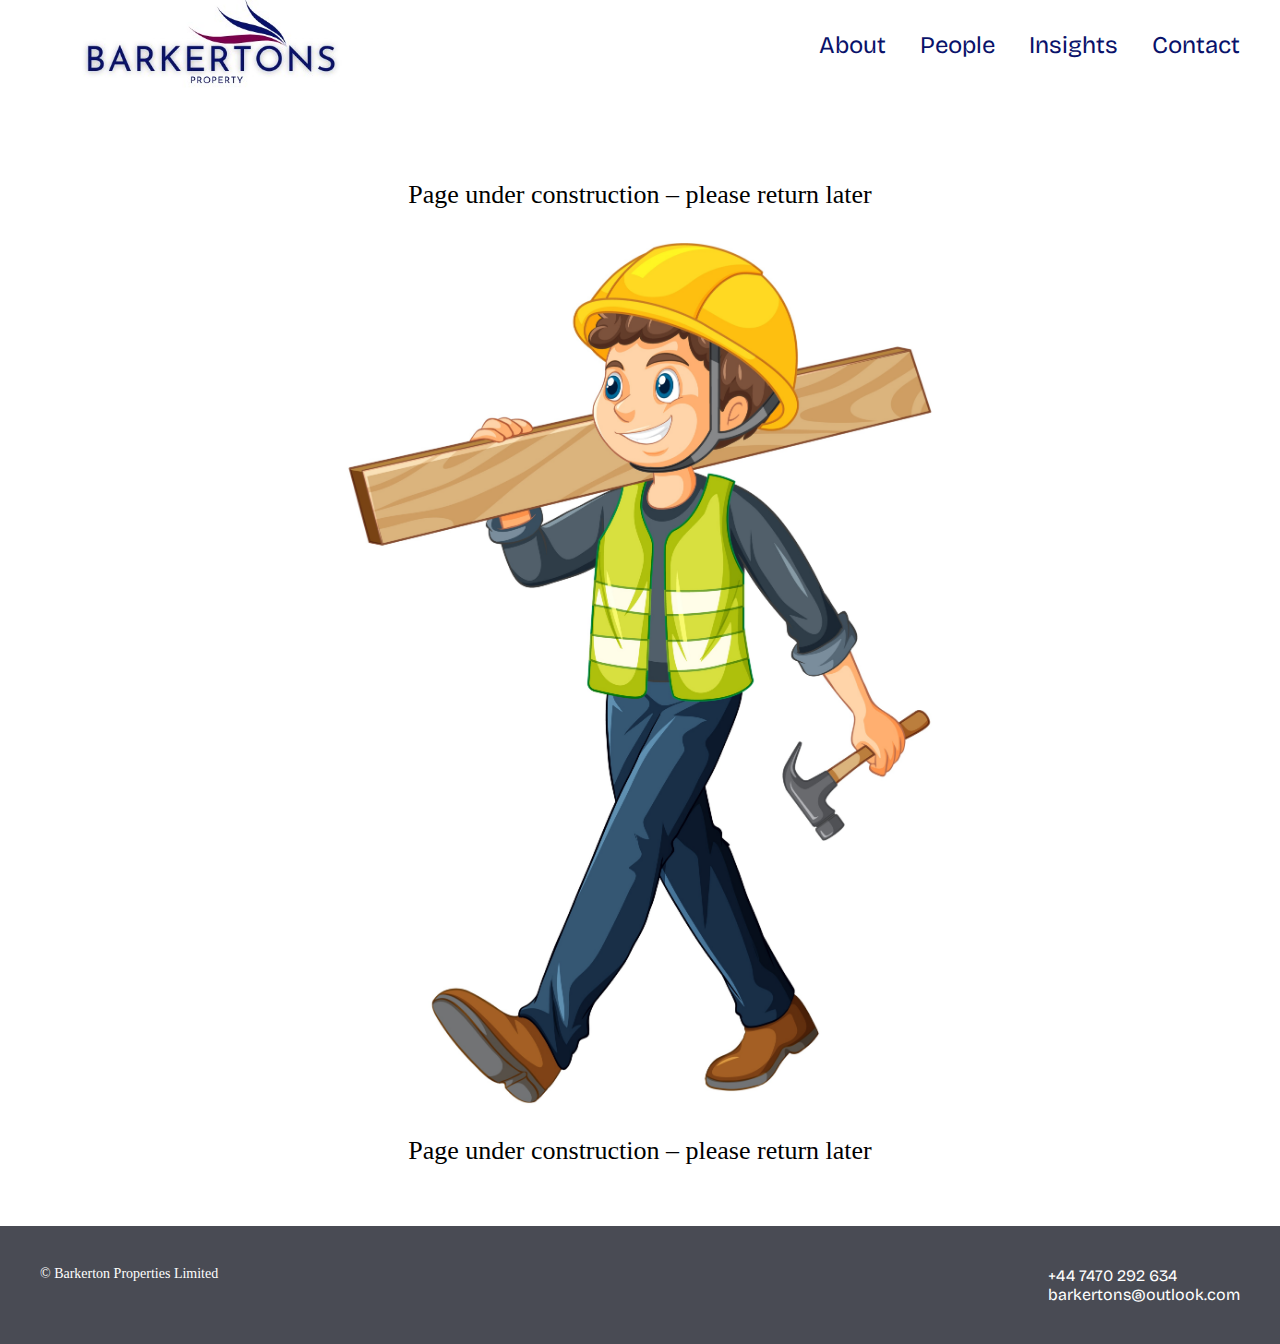
<file: under-construction.html>
<!DOCTYPE html>
<html lang="en">
<head>
  <meta charset="UTF-8">
  <title>Under Construction | Barkertons</title>
  <meta name="viewport" content="width=device-width, initial-scale=1.0">

  <!-- GOOGLE FONTS -->
  <link rel="preconnect" href="https://fonts.googleapis.com">
  <link rel="preconnect" href="https://fonts.gstatic.com" crossorigin>
  <link href="https://fonts.googleapis.com/css2?family=Inknut+Antiqua:wght@400;600&family=Bricolage+Grotesque:wght@300;400;500&display=swap" rel="stylesheet">

  <!-- MAIN SITE CSS -->
  <link rel="stylesheet" href="assets/css/styles.css">

  <!-- PAGE-ONLY STYLES -->
  <style>
    body{
      padding-top: 0; /* header handles spacing */
    }
/* ========= UNDER CONSTRUCTION SECTION ========= */

.under-construction-section{
  background: #ffffff;
  min-height: calc(100vh - 180px); /* header + footer allowance */
  display: flex;
  flex-direction: column;
  justify-content: center;
  align-items: center;
  text-align: center;
  padding: 160px 20px 40px 20px;
}

.uc-text{
  font-family: "Times New Roman", Times, serif;
  font-size: 26px;
  color: #000000;
  margin: 20px 0;
}

.uc-image {
  height: auto;
  width: 60%;       /* grows horizontally */
  max-width: 600px; /* prevents it from being too wide */
  object-fit: contain;
}

    /* SECTION 1 – BLANK PLACEHOLDER */
    .under-construction-hero{
      height: 360px;
      background: #f5f5f5; /* neutral placeholder */
      display: flex;
      align-items: center;
      justify-content: center;
    }

    @media (max-width: 768px){
      .under-construction-hero{
        height: 280px;
      }
    }
  </style>
</head>

<body>

  <!-- GLOBAL HEADER -->
  <div id="header"></div>
<section class="under-construction-section">

  <div class="uc-text">
    Page under construction – please return later
  </div>

  <img
    src="images/worker.jpg"
    alt="Construction worker"
    class="uc-image"
  >

  <div class="uc-text">
    Page under construction – please return later
  </div>

</section>

<div id="footer"></div>
  
  <script src="assets/js/main.js"></script>
</body>
</html>
</file>
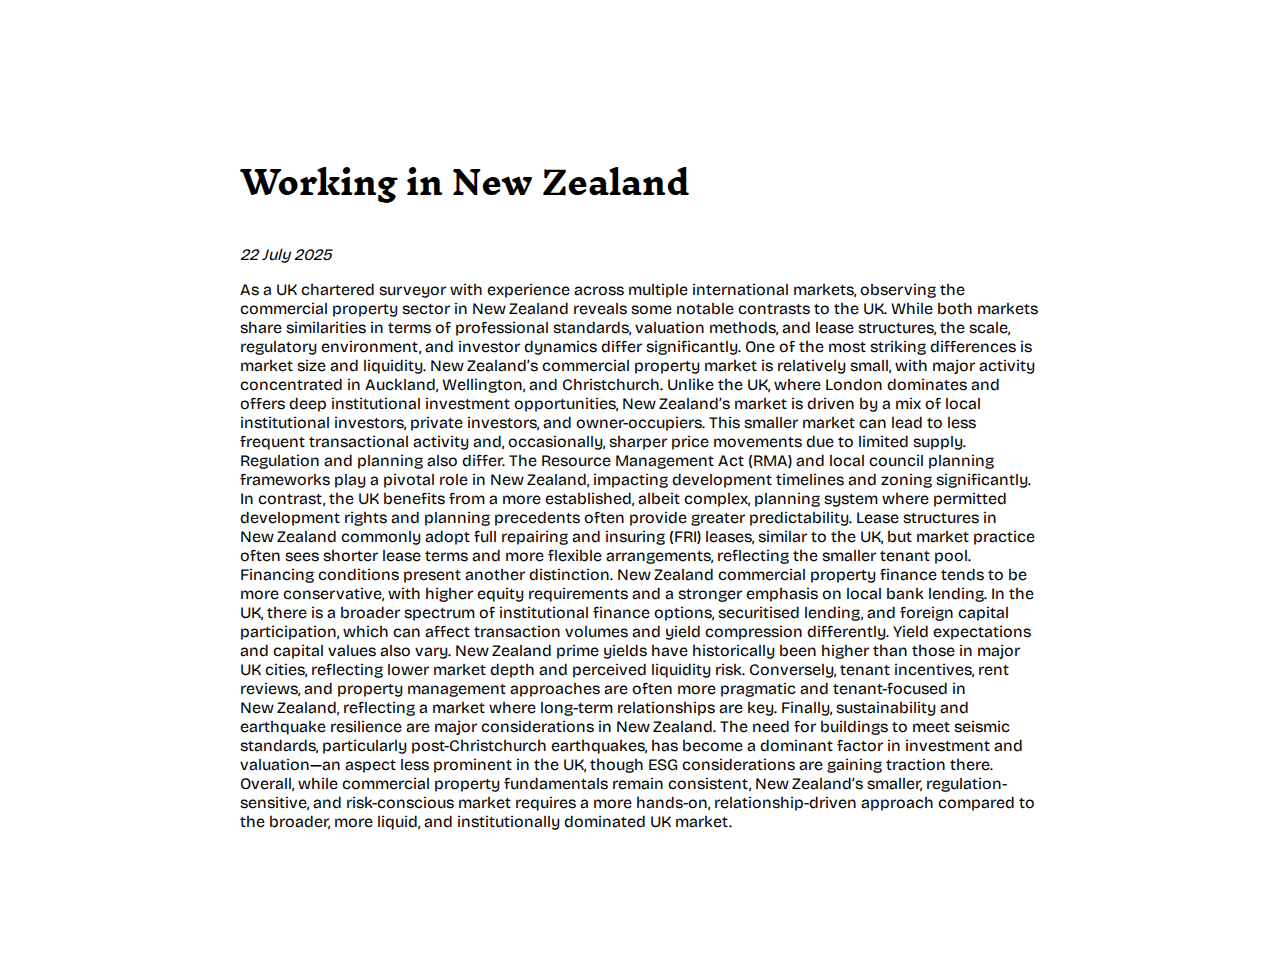
<file: insights/article-001.html>
<!DOCTYPE html>
<html lang="en">
<head>
  <meta charset="UTF-8">
  <meta name="viewport" content="width=device-width, initial-scale=1.0">
  <title>Insight Article | Barkertons Property</title>

  <link href="https://fonts.googleapis.com/css2?family=Bricolage+Grotesque:wght@400;500&family=Inknut+Antiqua:wght@400;600&display=swap" rel="stylesheet">
  <style>
    body {
      font-family: 'Bricolage Grotesque', sans-serif;
      padding: 120px 40px;
      max-width: 800px;
      margin: auto;
    }
    h1 {
      font-family: 'Inknut Antiqua', serif;
    }
  </style>
</head>
<body>
  <h1>Working in New Zealand</h1>
  <p><em>22 July 2025</em></p>
  <p>As a UK chartered surveyor with experience across multiple international markets, observing the commercial property sector in New Zealand reveals some notable contrasts to the UK. While both markets share similarities in terms of professional standards, valuation methods, and lease structures, the scale, regulatory environment, and investor dynamics differ significantly.

One of the most striking differences is market size and liquidity. New Zealand’s commercial property market is relatively small, with major activity concentrated in Auckland, Wellington, and Christchurch. Unlike the UK, where London dominates and offers deep institutional investment opportunities, New Zealand’s market is driven by a mix of local institutional investors, private investors, and owner-occupiers. This smaller market can lead to less frequent transactional activity and, occasionally, sharper price movements due to limited supply.

Regulation and planning also differ. The Resource Management Act (RMA) and local council planning frameworks play a pivotal role in New Zealand, impacting development timelines and zoning significantly. In contrast, the UK benefits from a more established, albeit complex, planning system where permitted development rights and planning precedents often provide greater predictability. Lease structures in New Zealand commonly adopt full repairing and insuring (FRI) leases, similar to the UK, but market practice often sees shorter lease terms and more flexible arrangements, reflecting the smaller tenant pool.

Financing conditions present another distinction. New Zealand commercial property finance tends to be more conservative, with higher equity requirements and a stronger emphasis on local bank lending. In the UK, there is a broader spectrum of institutional finance options, securitised lending, and foreign capital participation, which can affect transaction volumes and yield compression differently.

Yield expectations and capital values also vary. New Zealand prime yields have historically been higher than those in major UK cities, reflecting lower market depth and perceived liquidity risk. Conversely, tenant incentives, rent reviews, and property management approaches are often more pragmatic and tenant-focused in New Zealand, reflecting a market where long-term relationships are key.

Finally, sustainability and earthquake resilience are major considerations in New Zealand. The need for buildings to meet seismic standards, particularly post-Christchurch earthquakes, has become a dominant factor in investment and valuation—an aspect less prominent in the UK, though ESG considerations are gaining traction there.

Overall, while commercial property fundamentals remain consistent, New Zealand’s smaller, regulation-sensitive, and risk-conscious market requires a more hands-on, relationship-driven approach compared to the broader, more liquid, and institutionally dominated UK market.</p>
</body>
</html>
</file>
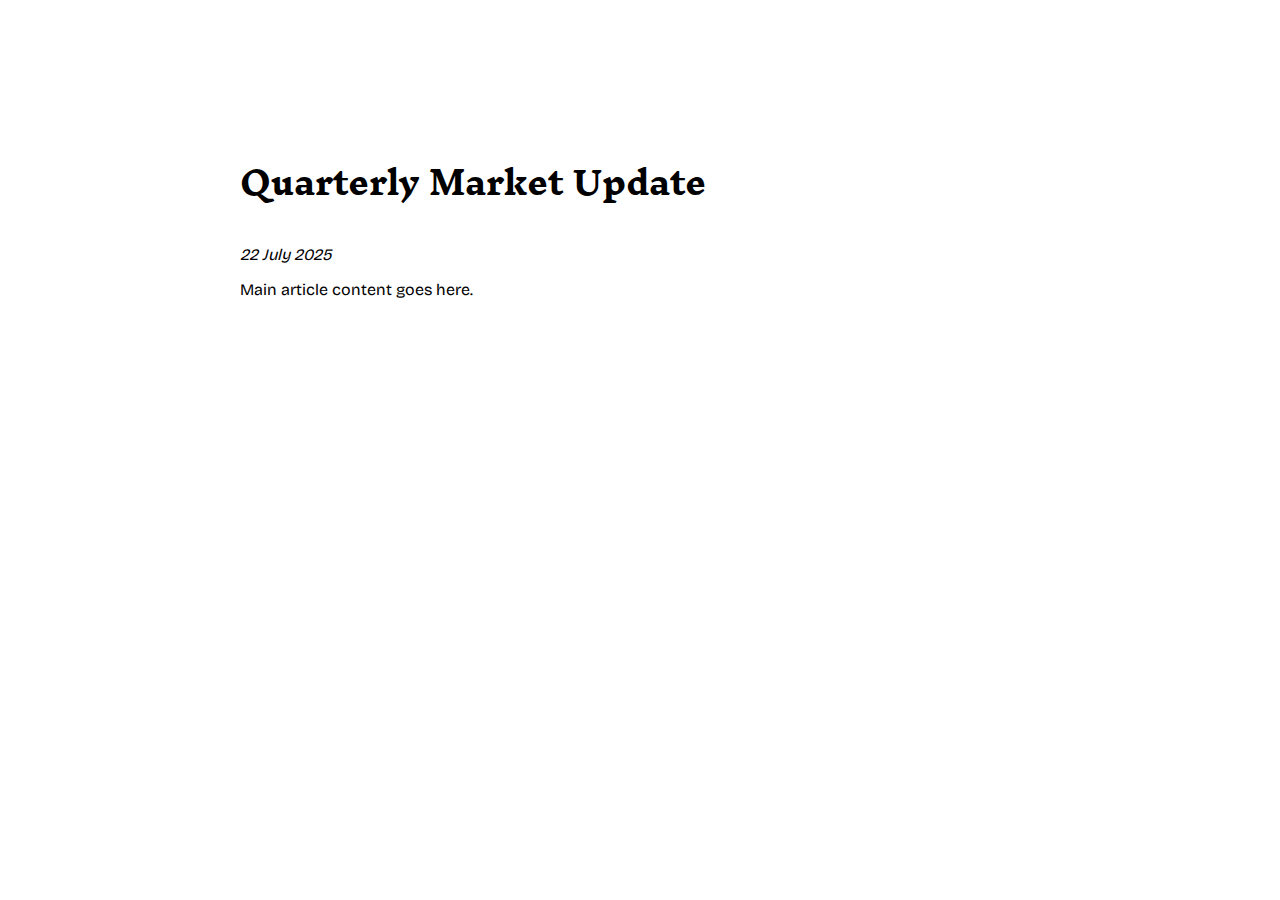
<file: Insights/article-template.html>
<!DOCTYPE html>
<html lang="en">
<head>
  <meta charset="UTF-8">
  <meta name="viewport" content="width=device-width, initial-scale=1.0">
  <title>Insight Article | Barkertons Property</title>

  <link href="https://fonts.googleapis.com/css2?family=Bricolage+Grotesque:wght@400;500&family=Inknut+Antiqua:wght@400;600&display=swap" rel="stylesheet">
  <style>
    body {
      font-family: 'Bricolage Grotesque', sans-serif;
      padding: 120px 40px;
      max-width: 800px;
      margin: auto;
    }
    h1 {
      font-family: 'Inknut Antiqua', serif;
    }
  </style>
</head>
<body>
  <h1>Quarterly Market Update</h1>
  <p><em>22 July 2025</em></p>
  <p>Main article content goes here.</p>
</body>
</html>
</file>
<file: assets/css/styles.css>
/* ================= GLOBAL RESET ================= */
*, *::before, *::after {
  box-sizing: border-box;
}
html, body {
  margin: 0;
  padding: 0;
}
body {
  font-family: 'Bricolage Grotesque', Arial, sans-serif;
  overflow-x: hidden;
  padding-top: 90px;
}
img {
  display: block;
  max-width: 100%;
}

/* ================= HEADER ================= */
header {
  position: fixed;
  top: 0;
  width: 100%;
  height: 90px;
  background: #fff;
  display: flex;
  align-items: center;
  justify-content: space-between;
  padding: 0 40px;
  z-index: 1000;
}

.logo {
  width: 40%;
  height: 100%;
}

.logo img {
  width: 100%;
  height: 100%;
  object-fit: contain;
  object-position: left;
}

nav a {
  margin-left: 30px;
  font-size: 24px;
  color: #09126a;
  text-decoration: none;
}

.contact-title {
  font-family: 'Inknut Antiqua', serif;  /* matches other titles */
  font-size: 30px;                       /* same as main titles */
  color: #fff;                            /* white text */
  margin-bottom: 25px;
  text-align: left;                       /* align left like other titles */
}

/* ================= HAMBURGER (desktop hidden, mobile visible) ================= */
.hamburger {
  display: none; /* hidden on desktop */
}

/* ================= HERO ================= */
.hero {
  width: 100vw;
  height: calc(100vh - 90px);
  position: relative;
}

.hero img {
  width: 100%;
  height: 100%;
  object-fit: cover;
}

.hero-text {
  position: absolute;
  top: 40px;
  right: 40px;
  font-family: 'Inknut Antiqua', serif;
  font-size: 40px;
  color: #fff;
  text-align: right;
}

/* ================= SECTION 2 ================= */
.section-blue {
  background: #09126a;
  color: #fff;
  padding: 80px 40px;
  font-size: 30px;
}

/* ================= SECTION 3 ================= */
.section-images {
  display: grid;
  grid-template-columns: 1fr 1fr;
  width: 100vw;
  margin: 0;
}

.image-box {
  position: relative;
  height: 450px;
}

.image-box img {
  width: 100%;
  height: 100%;
  object-fit: cover;
}

.image-caption {
  position: absolute;
  top: 20px;
  left: 20px;
  font-size: 30px;
  color: #09126a;
}

/* ================= HOME CAROUSEL ================= */
.home-carousel {
  position: relative;
  width: 100%;
  padding: 60px 0;
  display: flex;
  flex-direction: column;
  align-items: center;
}

.home-carousel h3 {
  color: #09126a;
  font-size: 30px;
  text-align: left !important;
  margin-bottom: 40px;
}

.home-carousel .carousel-wrapper {
  width: 80%;
  overflow: hidden;
}

.home-carousel .carousel-track {
  display: flex;
  gap: 40px;
  transition: transform 0.4s ease;
}

.home-carousel .project-box {
  flex-shrink: 0;
  width: 350px;
  height: 250px;
  border-radius: 8px;
  overflow: hidden;
}

.home-carousel .project-box img {
  width: 100%;
  height: 100%;
  object-fit: cover;
  display: block;
  transition: transform 0.3s ease;
}

.home-carousel .project-box:hover img {
  transform: scale(1.05);
}

/* Carousel arrows */
.section-carousel {
  position: relative;
  z-index: 1;
}

.carousel-arrow {
  position: absolute;
  top: 50%;
  transform: translateY(-50%);
  width: 60px;
  height: 60px;
  background: #fff;
  color: #09126a;
  font-size: 32px;
  border: 1px solid #09126a;
  cursor: pointer;
  display: flex;
  align-items: center;
  justify-content: center;
  border-radius: 50%;
  z-index: 999;
  user-select: none;
}

.carousel-arrow.left { left: 10px; }
.carousel-arrow.right { right: 10px; }

.carousel-arrow:hover {
  background: #0b158a;
  color: #fff;
}

/* ================= SECTION 5 ================= */
.section-people {
  background-color: #09126a !important;
  color: #fff !important;
  padding: 20px 40px;
  text-align: left !important;
}

.section-people h3 {
  color: #fff !important;
  font-size: 30px;
}

.section-people img {
  border: none;
  background: transparent;
}

/* ================= SECTION 6 ================= */
.section-partner {
  padding: 40px 40px;
  font-size: 20px;
  text-align: center;
}

/* ================= FOOTER ================= */
.footer {
  background: #494b54;
  color: #fff;
  padding: 40px;
  display: flex;
  justify-content: space-between;
}

.footer small {
  font-family: 'Times New Roman', serif;
  font-size: 14px;
}

/* ================= VALUE SECTION ================= */
.value-section {
  background: #09126a;
  color: #fff;
  padding: 40px 40px 60px;
}

.value-section h2 {
  font-family: 'Inknut Antiqua', serif;
  font-size: 24px;
  margin: 0 0 30px 0;
  text-align: left;
}

.value-grid {
  display: grid;
  grid-template-columns: repeat(3, 1fr);
  gap: 50px;
}

.value-item {
  font-family: 'Bricolage Grotesque', Arial, sans-serif;
}

.value-item img {
  width: 100%;
  aspect-ratio: 4 / 3;
  object-fit: cover;
  margin-bottom: 20px;
  border-radius: 6px;
}

.value-item h3 {
  font-size: 22px;
  margin: 0 0 10px 0;
}

.value-item p {
  font-size: 16px;
  line-height: 1.6;
  margin: 0;
}
.contact-title {
  font-family: 'Inknut Antiqua', serif; /* match other titles */
  font-size: 30px;                     /* same as other main titles */
  color: #fff;                          /* white text */
  margin-bottom: 25px;
  text-align: left;                     /* align left */
}

/* ================= MOBILE STYLES ================= */
@media (max-width: 768px) {

  /* show hamburger on mobile */
  .hamburger {
    display: block;
    font-size: 28px;
    background: none;
    border: none;
    cursor: pointer;
  }

  /* hide desktop nav initially */
  nav {
    display: none;
  }

  /* mobile nav active */
  nav.active {
    display: block;
    position: absolute;
    top: 90px;
    left: 0;
    width: 100%;
    background: #fff;
    padding: 20px 40px;
  }

  nav a {
    display: block;
    margin: 15px 0;
    font-size: 22px;
  }

  /* HERO adjustments */
  .hero {
    position: relative;
    min-height: auto;
    height: auto;
  }

  .hero img {
    width: 100%;
    height: auto;
    aspect-ratio: 4 / 5;
    object-fit: cover;
  }

  .hero-text {
    position: absolute;
    top: 20px;
    right: 20px;
    left: 20px;
    color: #fff;
    font-size: 24px;
    line-height: 1.2;
    text-align: right;
    text-shadow: 2px 2px 4px rgba(0,0,0,0.5);
  }

  /* SECTION 3 - IMAGE STACK */
  .section-images {
    grid-template-columns: 1fr;
  }

  .image-box {
    height: 320px;
  }

  /* HOME CAROUSEL */
  .home-carousel .carousel-wrapper {
    width: 95%;
  }

  .home-carousel .carousel-track {
    gap: 20px;
    overflow-x: auto;
    scroll-snap-type: x mandatory;
    -webkit-overflow-scrolling: touch;
  }

  .home-carousel .project-box {
    width: 250px;
    height: 180px;
    scroll-snap-align: start;
  }

  .home-carousel .carousel-arrow {
    display: none;
  }

  /* VALUE SECTION */
  .value-section {
    padding: 60px 30px;
  }

  .value-grid {
    grid-template-columns: 1fr;
    gap: 40px;
  }

  .value-section h2 {
    font-size: 30px;
  }
}
/* ================= VALUE SECTION MOBILE ================= */
.value-grid {
  grid-template-columns: 1fr; /* stack items vertically */
  gap: 30px; /* optional: smaller gap for mobile */
}

.value-item img {
  width: 100%;
  aspect-ratio: auto; /* allows image to scale naturally */
  height: auto;
}

/* ================= INSIGHTS LINK SECTION ================= */
.insights-link {
  background: #7B014C; /* new background color */
  color: #fff;         /* text color for readability */
  padding: 30px 40px;
  text-align: left;    /* aligns text left */
  font-family: 'Inknut Antiqua', serif; /* matches other titles */
  font-size: 24px;
  border-radius: 6px;  /* optional: soft corners */
}

.insights-link a {
  color: #fff;         /* link color */
  text-decoration: underline;
}
</file>
